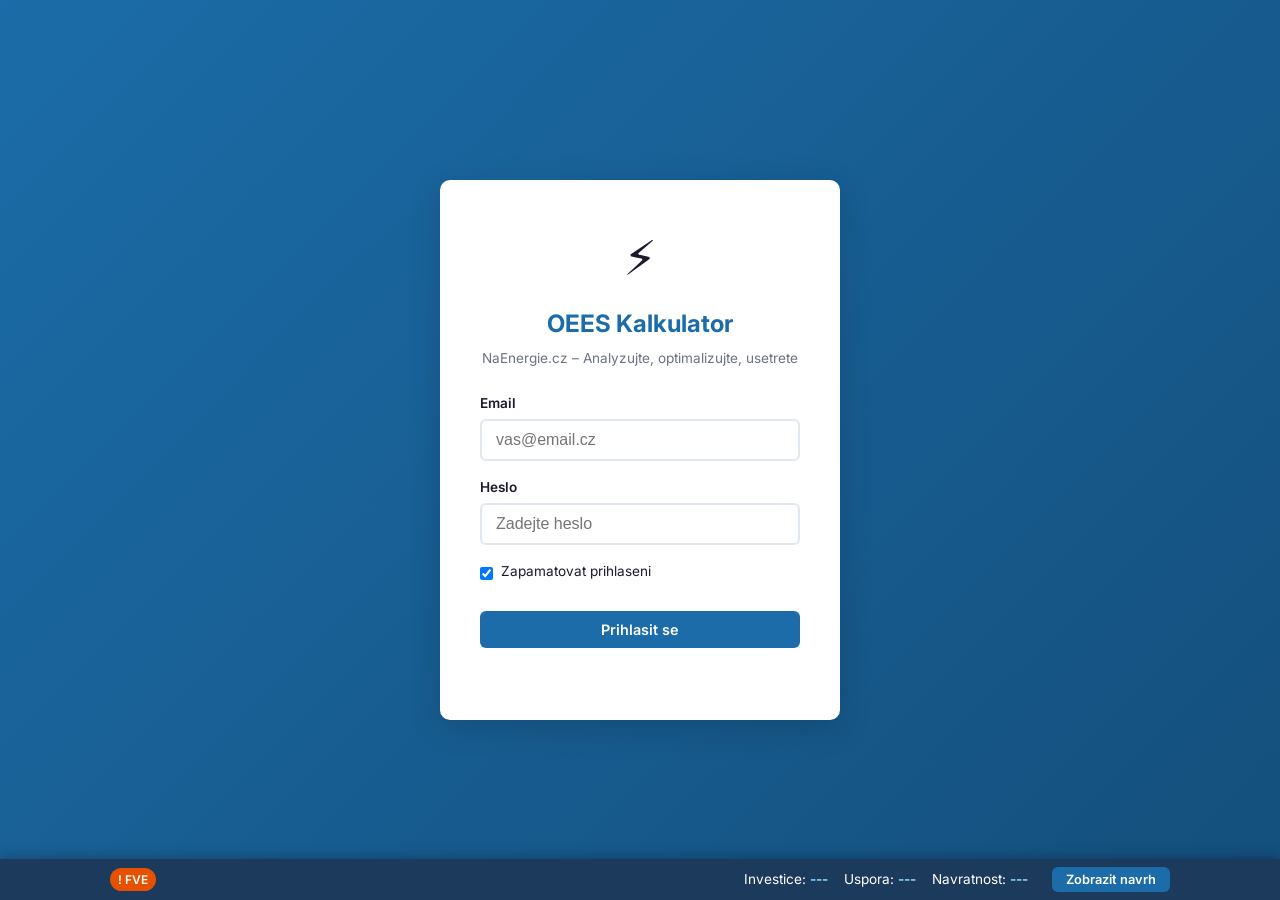
<file: index.html>
<!DOCTYPE html>
<html lang="cs">
<head>
  <meta charset="UTF-8">
  <meta name="viewport" content="width=device-width, initial-scale=1.0">
  <title>OEES – Kalkulator uspor energii | NaEnergie.cz</title>
  <link rel="preconnect" href="https://fonts.googleapis.com">
  <link href="https://fonts.googleapis.com/css2?family=Inter:wght@400;500;600;700&display=swap" rel="stylesheet">
  <link rel="stylesheet" href="css/styles.css">
</head>
<body>

<!-- LOGIN SCREEN -->
<div id="calc-login-screen" class="login-screen">
  <div class="login-box">
    <div class="login-logo">&#9889;</div>
    <h1>OEES Kalkulator</h1>
    <p>NaEnergie.cz &ndash; Analyzujte, optimalizujte, usetrete</p>
    <iframe name="calcLoginSink" style="display:none"></iframe>
    <form id="calcLoginForm" action="about:blank" target="calcLoginSink" method="post" onsubmit="calcLogin();return false;" autocomplete="on">
      <div class="login-field">
        <label>Email</label>
        <input type="email" id="calc-login-email" name="username" placeholder="vas@email.cz" autocomplete="username" onkeydown="if(event.key==='Enter') document.getElementById('calc-login-heslo').focus()">
      </div>
      <div class="login-field">
        <label>Heslo</label>
        <input type="password" id="calc-login-heslo" name="password" placeholder="Zadejte heslo" autocomplete="current-password" onkeydown="if(event.key==='Enter') calcLogin()">
      </div>
      <div class="login-field" style="flex-direction:row;align-items:center;gap:8px">
        <input type="checkbox" id="calc-login-zapamatovat" checked>
        <label for="calc-login-zapamatovat" style="font-weight:normal;font-size:0.85rem;cursor:pointer">Zapamatovat prihlaseni</label>
      </div>
      <button type="submit" class="btn btn-primary">Prihlasit se</button>
    </form>
    <div id="calc-login-error" class="login-error"></div>
  </div>
</div>

<div class="oees-wrap" id="calc-app" style="display:none">

  <!-- HEADER -->
  <div class="oees-header">
    <div style="display:flex;align-items:center;gap:16px">
      <div class="oees-logo">&#9889;</div>
      <div>
        <h1>Kalkulator uspor energii – OEES</h1>
        <p>NaEnergie.cz &nbsp;|&nbsp; Analyzujte, optimalizujte, usetrete</p>
      </div>
    </div>
    <div class="oees-header-right">
      <span id="calc-user-name" class="status-badge"></span>
      <button class="btn btn-sm btn-secondary" onclick="calcLogout()">Odhlasit</button>
    </div>
  </div>

  <!-- PROGRESS STEPS (dynamicky generovane z app.js) -->
  <div class="steps" id="steps-container"></div>

  <!-- ══════════════════════════════════════════════════════════════
       PANEL 1 – OBECNE INFORMACE, OBJEKT, KONTAKT
  ══════════════════════════════════════════════════════════════ -->
  <div class="module-panel active" id="panel-objekt">

    <!-- SEKCE: Načtení existujícího případu -->
    <div class="card" style="margin-bottom:16px;background:rgba(100,180,255,0.06);border:1px solid rgba(100,180,255,0.2)">
      <div class="card-title" style="font-size:0.9rem">&#128194; Načíst existující případ</div>
      <div style="display:flex;align-items:center;gap:12px;flex-wrap:wrap">
        <select id="case-select" style="min-width:280px">
          <option value="">-- Klikněte "Načíst seznam" --</option>
        </select>
        <button class="btn btn-secondary" onclick="nacistSeznamPripadu()" style="font-size:0.82rem">&#128260; Načíst seznam</button>
        <button class="btn btn-primary" onclick="nacistPripad()" style="font-size:0.82rem">&#128194; Otevřít případ</button>
        <span id="case-load-status" style="font-size:0.8rem;color:var(--text-muted)"></span>
      </div>
    </div>

    <!-- SEKCE: Obecne informace -->
    <div class="card">
      <div class="card-title"><span class="icon">&#128203;</span> Obecne informace</div>
      <div class="form-grid-2">
        <div class="field">
          <label>Kategorie <span class="required">*</span></label>
          <select id="o_kategorie" onchange="aktualizujKategorii()">
            <option value="firmy_bez_dph">Firmy (bez DPH)</option>
            <option value="bd_s_dph">BD (s DPH) - SBD, SVJ, fyzicka osoba</option>
            <option value="bd_bez_dph">BD (bez DPH) - pravnicka osoba</option>
            <option value="mesta_bez_dph">Mesta (bez DPH)</option>
          </select>
        </div>
        <div class="field">
          <label>ICO <span class="required">*</span></label>
          <input type="text" id="o_ico" placeholder="12345678" maxlength="8">
        </div>
        <div class="field">
          <label>Nazev subjektu <span class="required">*</span></label>
          <input type="text" id="o_nazev" placeholder="napr. ABC s.r.o.">
        </div>
        <div class="field">
          <label>Odpovedne osoby</label>
          <input type="text" id="o_odpovedne" placeholder="">
        </div>
      </div>
    </div>

    <!-- SEKCE: Adresa sidla -->
    <div class="card">
      <div class="card-title"><span class="icon">&#127968;</span> Adresa sidla subjektu</div>
      <div class="form-grid-3">
        <div class="field">
          <label>Ulice a cislo domu <span class="required">*</span></label>
          <input type="text" id="o_sidlo_ulice" placeholder="">
        </div>
        <div class="field">
          <label>Obec <span class="required">*</span></label>
          <input type="text" id="o_sidlo_obec" placeholder="">
        </div>
        <div class="field">
          <label>PSC <span class="required">*</span></label>
          <input type="text" id="o_sidlo_psc" placeholder="" maxlength="6">
        </div>
      </div>
      <div class="card-subtitle">Adresa mista realizace <small class="text-muted">(pokud se lisi od sidla)</small></div>
      <div class="form-grid-3">
        <div class="field">
          <label>Ulice a cislo domu</label>
          <input type="text" id="o_real_ulice" placeholder="">
        </div>
        <div class="field">
          <label>Obec</label>
          <input type="text" id="o_real_obec" placeholder="">
        </div>
        <div class="field">
          <label>PSC</label>
          <input type="text" id="o_real_psc" placeholder="" maxlength="6">
        </div>
      </div>
    </div>

    <!-- SEKCE: Kontakt -->
    <div class="card">
      <div class="card-title"><span class="icon">&#128100;</span> Kontaktni udaje</div>
      <div class="form-grid-2">
        <div class="field">
          <label>Hlavni kontaktni osoba</label>
          <input type="text" id="o_kontakt" placeholder="Jmeno Prijmeni">
        </div>
        <div class="field">
          <label>Ostatni kontaktni osoby</label>
          <input type="text" id="o_kontakt2" placeholder="">
        </div>
        <div class="field">
          <label>Email</label>
          <input type="email" id="o_email" placeholder="kontakt@firma.cz">
        </div>
        <div class="field">
          <label>Telefon</label>
          <input type="tel" id="o_telefon" placeholder="+420 777 123 456">
        </div>
      </div>
    </div>

    <!-- SEKCE: Informace o objektu -->
    <div class="card">
      <div class="card-title"><span class="icon">&#127981;</span> Informace o objektu</div>
      <div class="form-grid-2">
        <div class="field">
          <label>Typ objektu <span class="required">*</span></label>
          <select id="o_typ">
            <option value="rodinny_dum">Rodinny dum</option>
            <option value="vyrobni_hala">Vyrobni hala</option>
            <option value="kancelarska_budova">Kancelarska budova</option>
            <option value="bytovy_dum">Bytovy dum</option>
            <option value="skola">Skola</option>
            <option value="nemocnice">Nemocnice</option>
            <option value="obchodni_centrum">Obchodni centrum</option>
            <option value="sklad">Sklad</option>
            <option value="restaurace">Restaurace</option>
            <option value="hotel">Hotel</option>
            <option value="zimni_hala">Zimni a sportovni hala</option>
            <option value="letni_hala">Letni sportovni hala</option>
            <option value="kryty_bazen">Kryty bazen</option>
            <option value="letni_koupaliste">Letni verejne koupaliste</option>
            <option value="wellness">Velke wellness centrum</option>
          </select>
        </div>
        <div class="field">
          <label>Typ ohrevu pro vytapeni <span class="required">*</span></label>
          <select id="o_typ_ohrevu">
            <option value="teplarna">Teplarna</option>
            <option value="plyn_kotelna">Subjekt ma plynovou kotelnu</option>
            <option value="elektro_kotelna">Subjekt ma elektrickou kotelnu</option>
            <option value="plyn_byt">Kazdy byt ma svuj plynovy kotel</option>
            <option value="elektro_byt">Kazdy byt ma svuj elektricky kotel</option>
            <option value="tuha_paliva">Kotel na tuha paliva</option>
          </select>
        </div>
        <div class="field">
          <label>Pocet vchodu <span class="required">*</span></label>
          <input type="number" id="o_vchody" value="1" min="1">
        </div>
        <div class="field">
          <label>Pocet bytu / odberovych mist <span class="required">*</span></label>
          <input type="number" id="o_byty" value="1" min="1">
        </div>
        <div class="field">
          <label>Vyhrivana plocha <span class="unit">m2</span></label>
          <input type="number" id="o_plocha" placeholder="1500" min="1">
        </div>
        <div class="field">
          <label>Pocet pater</label>
          <input type="number" id="o_patra" min="1">
        </div>
        <div class="field">
          <label>Pocet obyvatel</label>
          <input type="number" id="o_obyvatel" min="0">
        </div>
        <div class="field">
          <label>Pocet navstevniku <span class="unit">osoby/den</span></label>
          <input type="number" id="o_navstevniku" min="0">
        </div>
      </div>

      <!-- Tepelne ztraty -->
      <div class="card-subtitle" style="margin-top:16px">Tepelne ztraty objektu</div>
      <div class="form-grid-3">
        <div class="field">
          <label>Velikost tepelne ztraty <span class="unit">kW</span></label>
          <input type="number" id="o_tepelna_ztrata" min="0" step="0.1">
        </div>
        <div class="field">
          <label>Druh izolace / zatepleni</label>
          <select id="o_izolace">
            <option value="">-- vyberte --</option>
            <option value="nizka">Nizka</option>
            <option value="stredni">Stredni</option>
            <option value="vysoka">Vysoka</option>
          </select>
        </div>
        <div class="field">
          <label>Delka domu (nejdelsi strana) <span class="unit">m</span></label>
          <input type="number" id="o_delka" min="0" step="0.1">
        </div>
      </div>
    </div>

    <!-- SEKCE: Vyber technologii (plovouci – presouva se na spodek aktivni zalozky) -->
    <div id="moduly-checkboxy" class="card" style="border:1px dashed var(--primary);background:rgba(100,180,255,0.04)">
      <div class="card-title"><span class="icon">&#9881;</span> Aktivni moduly / zalozky</div>
      <div style="display:flex;gap:12px;flex-wrap:wrap">
        <label class="checkbox-label"><input type="checkbox" id="m_elektrina" checked onchange="sestavAktivniKroky()"> &#9889; Elektrina & distribuce</label>
        <label class="checkbox-label"><input type="checkbox" id="m_fve" checked onchange="sestavAktivniKroky()"> &#9728;&#65039; FVE - fotovoltaika</label>
        <label class="checkbox-label"><input type="checkbox" id="m_baterie" onchange="sestavAktivniKroky()"> &#128267; Bateriove uloziste</label>
        <label class="checkbox-label"><input type="checkbox" id="m_ev" onchange="sestavAktivniKroky()"> &#128663; Nabijecka elektromobilu</label>
        <label class="checkbox-label"><input type="checkbox" id="m_plyn" onchange="sestavAktivniKroky()"> &#128293; Plyn (komodita)</label>
        <label class="checkbox-label"><input type="checkbox" id="m_voda" onchange="sestavAktivniKroky()"> &#128167; Voda</label>
        <label class="checkbox-label"><input type="checkbox" id="m_teplo" onchange="sestavAktivniKroky()"> &#128293; Tepelna bilance</label>
        <label class="checkbox-label"><input type="checkbox" id="m_tc" onchange="sestavAktivniKroky()"> &#10052;&#65039; Tepelne cerpadlo</label>
        <label class="checkbox-label"><input type="checkbox" id="m_kogenerace" onchange="sestavAktivniKroky()"> &#9889; Kogeneracni jednotka</label>
        <label class="checkbox-label"><input type="checkbox" id="m_plyn_kotel" onchange="sestavAktivniKroky()"> &#128293; Plynovy kotel</label>
        <label class="checkbox-label"><input type="checkbox" id="m_teplarna" onchange="sestavAktivniKroky()"> &#127981; Teplarna (CZT)</label>
        <label class="checkbox-label"><input type="checkbox" id="m_inteligentni" onchange="sestavAktivniKroky()"> &#129302; Inteligentni rizeni</label>
        <label class="checkbox-label"><input type="checkbox" id="m_distribuce_opt" onchange="sestavAktivniKroky()"> &#128200; Optimalizace distribuce</label>
      </div>
    </div>

    <!-- SEKCE: Doplnujici nastaveni -->
    <div class="card">
      <div class="card-title"><span class="icon">&#9881;</span> Doplnujici nastaveni</div>
      <div class="form-grid-2">
        <div class="field">
          <label>Bude pozadano o dotace <span class="required">*</span></label>
          <select id="o_dotace">
            <option value="ano">Ano</option>
            <option value="ne">Ne</option>
          </select>
        </div>
        <div class="field">
          <label>Zohledneni ceny pro zakaznika <span class="required">*</span></label>
          <select id="o_zohledneni_ceny">
            <option value="ano">Ano</option>
            <option value="ne">Ne</option>
          </select>
        </div>
        <div class="field">
          <label>VIP sleva <span class="unit">% (0-20)</span></label>
          <input type="number" id="o_vip_sleva" value="0" min="0" max="20" step="1">
        </div>
        <div class="field">
          <label>Zmena dodavatele elektricke energie</label>
          <select id="o_zmena_dodavatele">
            <option value="ne">Ne</option>
            <option value="ano">Ano</option>
          </select>
        </div>
        <div class="field" id="o_balicek_wrap" style="display:none">
          <label>Produktovy balicek pro bytove domy</label>
          <select id="o_balicek">
            <option value="">-- vyberte --</option>
            <option value="A">A</option>
            <option value="B">B</option>
            <option value="C">C</option>
          </select>
        </div>
        <div class="field">
          <label>Vykonova rovnovaha - bateriove uloziste</label>
          <select id="o_vykonova_rovnovaha">
            <option value="ne">Ne</option>
            <option value="ano">Ano</option>
          </select>
        </div>
      </div>
    </div>
  </div>

  <!-- ══════════════════════════════════════════════════════
       ELEKTRINA
  ══════════════════════════════════════════════════════ -->
  <div class="module-panel" id="panel-elektrina">
    <div id="modul_elektrina_container"></div>
  </div>

  <!-- ══════════════════════════════════════════════════════
       OPTIMALIZACE DISTRIBUCE
  ══════════════════════════════════════════════════════ -->
  <div class="module-panel" id="panel-distribuce">
    <div id="modul_distribuce_container"></div>
  </div>

  <!-- ══════════════════════════════════════════════════════
       VODA
  ══════════════════════════════════════════════════════ -->
  <div class="module-panel" id="panel-voda">
    <div id="modul_voda_container"></div>
  </div>

  <!-- ══════════════════════════════════════════════════════
       FVE
  ══════════════════════════════════════════════════════ -->
  <div class="module-panel" id="panel-fve">
    <div id="modul_fve_container"></div>
  </div>

  <!-- ══════════════════════════════════════════════════════
       PLYN / TEPLO
  ══════════════════════════════════════════════════════ -->
  <div class="module-panel" id="panel-plyn">
    <div id="modul_plyn_container"></div>
  </div>

  <!-- ══════════════════════════════════════════════════════
       TEPELNA BILANCE
  ══════════════════════════════════════════════════════ -->
  <div class="module-panel" id="panel-teplo">
    <div id="modul_teplo_container"></div>
  </div>

  <!-- ══════════════════════════════════════════════════════
       TEPELNE CERPADLO
  ══════════════════════════════════════════════════════ -->
  <div class="module-panel" id="panel-tc">
    <div id="modul_tc_container"></div>
  </div>

  <!-- ══════════════════════════════════════════════════════
       KOGENERACNI JEDNOTKA
  ══════════════════════════════════════════════════════ -->
  <div class="module-panel" id="panel-kogenerace">
    <div id="modul_kogenerace_container"></div>
  </div>

  <!-- ══════════════════════════════════════════════════════
       PLYNOVY KOTEL (tepelny zdroj)
  ══════════════════════════════════════════════════════ -->
  <div class="module-panel" id="panel-kotel">
    <div id="modul_kotel_container"></div>
  </div>

  <!-- ══════════════════════════════════════════════════════
       TEPLARNA (CZT)
  ══════════════════════════════════════════════════════ -->
  <div class="module-panel" id="panel-teplarna">
    <div id="modul_teplarna_container"></div>
  </div>

  <!-- ══════════════════════════════════════════════════════
       BATERIOVE ULOZISTE
  ══════════════════════════════════════════════════════ -->
  <div class="module-panel" id="panel-baterie">
    <div id="modul_baterie_container"></div>
  </div>

  <!-- ══════════════════════════════════════════════════════
       EV NABIJECKI
  ══════════════════════════════════════════════════════ -->
  <div class="module-panel" id="panel-ev">
    <div id="modul_ev_container"></div>
  </div>

  <!-- ══════════════════════════════════════════════════════
       INTELIGENTNI RIZENI
  ══════════════════════════════════════════════════════ -->
  <div class="module-panel" id="panel-inteligentni">
    <div id="modul_inteligentni_container"></div>
  </div>

  <!-- ══════════════════════════════════════════════════════
       DOTACE
  ══════════════════════════════════════════════════════ -->
  <div class="module-panel" id="panel-dotace">
    <div id="modul_dotace_container"></div>
  </div>

  <!-- ══════════════════════════════════════════════════════
       FINANCOVANI
  ══════════════════════════════════════════════════════ -->
  <div class="module-panel" id="panel-financovani">
    <div id="modul_financovani_container"></div>
  </div>

  <!-- ══════════════════════════════════════════════════════
       POZNAMKY, OBSAH PRODUKTU, KONTAKT EP
  ══════════════════════════════════════════════════════ -->
  <div class="module-panel" id="panel-poznamky">
    <div id="modul_poznamky_container"></div>
  </div>

  <!-- ══════════════════════════════════════════════════════
       PŘÍLOHY KE STUDIÍM
  ══════════════════════════════════════════════════════ -->
  <div class="module-panel" id="panel-prilohy">
    <div id="modul_prilohy_container"></div>
  </div>

  <!-- ══════════════════════════════════════════════════════
       UPŘESNĚNÍ FINÁLNÍ STUDIE
  ══════════════════════════════════════════════════════ -->
  <div class="module-panel" id="panel-upresneni">
    <div id="modul_upresneni_container"></div>
  </div>

  <!-- ══════════════════════════════════════════════════════
       DASHBOARD
  ══════════════════════════════════════════════════════ -->
  <div class="module-panel" id="panel-dashboard">
    <div id="modul_dashboard_container"></div>
  </div>

  <!-- ══════════════════════════════════════════════════════
       SOUHRN VYSLEDKU
  ══════════════════════════════════════════════════════ -->
  <div class="module-panel" id="panel-vysledky">
    <div class="card">
      <div class="card-title">
        <span class="icon">&#128202;</span> Souhrn analýzy – <span id="souhrn_nazev">váš objekt</span>
      </div>
      <div id="souhrn_obsah">
        <p class="text-muted">Dokončete předchozí kroky pro zobrazení souhrnných výsledků.</p>
      </div>
      <div class="btn-row" style="margin-top:24px;flex-wrap:wrap;gap:8px">
        <button class="btn btn-primary" onclick="ulozCase()">💾 Uložit případ</button>
        <button class="btn btn-primary" onclick="generujStudii()" title="Vygeneruje předběžnou studii jako HTML dokument (Ctrl+P pro PDF)">📄 Předběžná studie</button>
        <button class="btn btn-secondary" onclick="otevritUpresneniStudie()" title="Přejde na záložku Upřesnění pro doplnění hodnot před finální studií">📋 Upřesnění studie</button>
        <button class="btn btn-secondary" onclick="generujFinalniStudii()" title="Vygeneruje finální studii se všemi přílohami">📖 Finální studie</button>
        <button class="btn btn-secondary" onclick="resetFormStav()">🔄 Nový případ</button>
      </div>
    </div>
  </div>

</div><!-- /oees-wrap -->

<!-- ══════════════════════════════════════════════════════
     STICKY SOUHRNNA LISTA
══════════════════════════════════════════════════════ -->
<div id="sticky-souhrn" class="sticky-souhrn">
  <div class="sticky-souhrn-inner">
    <div id="sticky-moduly" class="sticky-moduly"></div>
    <div class="sticky-cisla">
      <span class="sticky-item">Investice: <strong id="sticky-investice">---</strong></span>
      <span class="sticky-item">Uspora: <strong id="sticky-uspora">---</strong></span>
      <span class="sticky-item">Navratnost: <strong id="sticky-navratnost">---</strong></span>
    </div>
    <div class="sticky-akce">
      <button class="btn btn-sm btn-primary" onclick="zobrazNavrh()">Zobrazit navrh</button>
    </div>
  </div>
</div>

<!-- ══════════════════════════════════════════════════════
     SKRIPTY
══════════════════════════════════════════════════════ -->
<script src="js/data/tarify.js?v=20260408c"></script>
<script src="js/modules/elektrina.js?v=2"></script>
<script src="js/modules/distribuce.js?v=20260408c"></script>
<script src="js/modules/voda.js?v=2"></script>
<script src="js/modules/fve.js?v=2"></script>
<script src="js/modules/plyn.js?v=2"></script>
<script src="js/modules/teplo.js?v=1"></script>
<script src="js/modules/tc.js?v=2"></script>
<script src="js/admin/svr-zb.js?v=1"></script>
<script src="js/modules/kogenerace.js?v=3"></script>
<script src="js/modules/kotel.js?v=2"></script>
<script src="js/modules/teplarna.js?v=1"></script>
<script src="js/modules/baterie.js?v=2"></script>
<script src="js/modules/ev.js?v=2"></script>
<script src="js/modules/inteligentni.js?v=2"></script>
<script src="js/modules/dotace.js?v=2"></script>
<script src="js/modules/financovani.js?v=2"></script>
<script src="js/modules/poznamky.js?v=2"></script>
<script src="js/modules/prilohy.js?v=1"></script>
<script src="js/modules/upresneni.js?v=1"></script>
<script src="js/modules/dashboard.js?v=1"></script>
<script src="js/modules/studie.js?v=1"></script>
<script src="js/app.js?v=20260427a"></script>

</body>
</html>
</file>
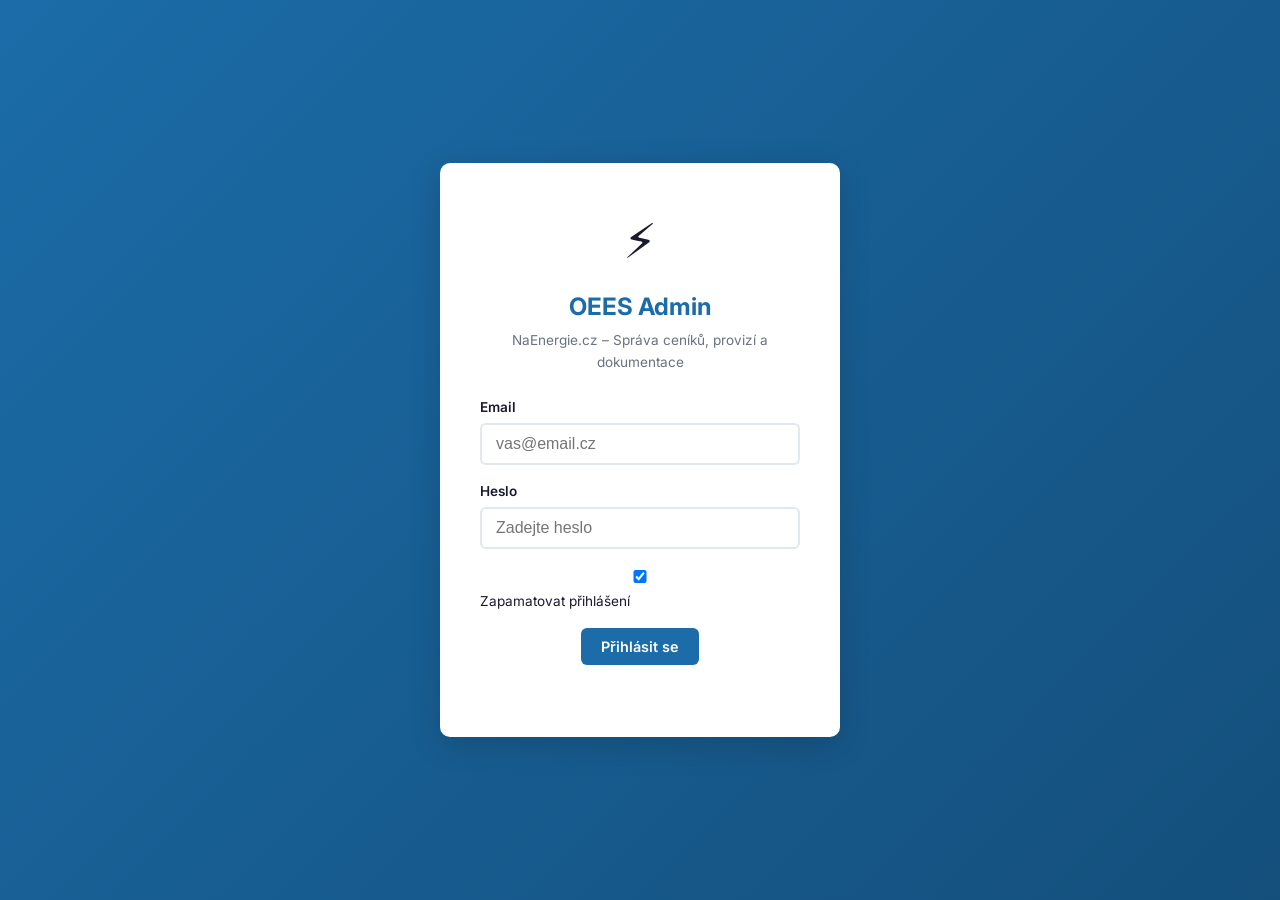
<file: admin.html>
<!DOCTYPE html>
<html lang="cs">
<head>
  <meta charset="UTF-8">
  <meta name="viewport" content="width=device-width, initial-scale=1.0">
  <title>OEES Admin – NaEnergie.cz</title>
  <link rel="preconnect" href="https://fonts.googleapis.com">
  <link href="https://fonts.googleapis.com/css2?family=Inter:wght@400;500;600;700&display=swap" rel="stylesheet">
  <link rel="stylesheet" href="css/admin.css">
</head>
<body>

<!-- LOGIN SCREEN -->
<div id="login-screen" class="login-screen">
  <div class="login-box">
    <div class="login-logo">&#9889;</div>
    <h1>OEES Admin</h1>
    <p>NaEnergie.cz – Správa ceníků, provizí a dokumentace</p>
    <iframe name="adminLoginSink" style="display:none"></iframe>
    <form id="adminLoginForm" action="about:blank" target="adminLoginSink" method="post" onsubmit="adminLogin();return false;" autocomplete="on">
      <div class="login-field">
        <label>Email</label>
        <input type="email" id="login-email" name="username" placeholder="vas@email.cz" autocomplete="username" onkeydown="if(event.key==='Enter') document.getElementById('login-heslo').focus()">
      </div>
      <div class="login-field">
        <label>Heslo</label>
        <input type="password" id="login-heslo" name="password" placeholder="Zadejte heslo" autocomplete="current-password" onkeydown="if(event.key==='Enter') adminLogin()">
      </div>
      <div class="login-field" style="flex-direction:row;align-items:center;gap:8px">
        <input type="checkbox" id="login-zapamatovat" checked>
        <label for="login-zapamatovat" style="font-weight:normal;font-size:0.85rem;cursor:pointer">Zapamatovat přihlášení</label>
      </div>
      <button type="submit" class="btn btn-primary">Přihlásit se</button>
    </form>
    <div id="login-error" class="login-error"></div>
  </div>
</div>

<!-- ADMIN PANEL -->
<div id="admin-panel" class="admin-panel" style="display:none">

  <!-- HEADER -->
  <div class="admin-header">
    <div class="admin-header-left">
      <span class="admin-logo">&#9889;</span>
      <div>
        <h1>OEES Admin Panel</h1>
        <p>NaEnergie.cz – Správa konfigurace</p>
      </div>
    </div>
    <div class="admin-header-right">
      <span id="admin-status" class="status-badge">Online</span>
      <button class="btn btn-sm btn-secondary" onclick="adminLogout()">Odhlásit</button>
    </div>
  </div>

  <!-- TABS -->
  <div class="admin-tabs">
    <button class="tab active" data-tab="ceniky" onclick="switchTab('ceniky')">Ceníky</button>
    <button class="tab" data-tab="rozpocty" onclick="switchTab('rozpocty')">Rozpočty</button>
    <button class="tab" data-tab="pd" onclick="switchTab('pd')">Projektová dok.</button>
    <button class="tab" data-tab="naklady" onclick="switchTab('naklady')">Náklady</button>
    <button class="tab" data-tab="provize" onclick="switchTab('provize')">Provize &amp; Body</button>
    <button class="tab" data-tab="dodavatele" onclick="switchTab('dodavatele')">Dodavatelé</button>
    <button class="tab" data-tab="poradci" onclick="switchTab('poradci')">Poradci</button>
    <button class="tab" data-tab="nastaveni" onclick="switchTab('nastaveni')">Nastavení</button>
  </div>

  <!-- TAB CONTENT -->
  <div class="admin-content">

    <!-- CENIKY -->
    <div class="tab-panel active" id="tab-ceniky">
      <div class="panel-header">
        <h2>Ceníky technologií</h2>
        <div class="panel-actions">
          <select id="ceniky-tech-filter" onchange="cenikFilterChanged()">
            <option value="">Všechny technologie</option>
            <option value="fve">FVE</option>
            <option value="tc">Tepelné čerpadlo</option>
            <option value="baterie">Baterie</option>
            <option value="ev">Nabíječka elektromobilů</option>
            <option value="kogenerace">Kogenerace</option>
            <option value="kotel">Plynový kotel</option>
            <option value="inteligentni">Inteligentní řízení</option>
            <option value="voda">Voda</option>
            <option value="distribuce">Optimalizace + Sloučení</option>
            <option value="dokumentace">Projektová dokumentace</option>
          </select>
          <button class="btn btn-primary btn-sm" onclick="cenikPridatRadek()">+ Přidat položku</button>
          <button class="btn btn-secondary btn-sm" onclick="cenikNacistVychozi()">Načíst výchozí ceník</button>
        </div>
      </div>
      <div id="ceniky-table-wrap" class="table-wrap">
        <table class="admin-table" id="ceniky-table">
          <thead>
            <tr>
              <th>Technologie</th>
              <th>Název položky</th>
              <th>MJ</th>
              <th title="Výběr z číselníku dodavatelů nebo zadejte nového">Dodavatel</th>
              <th class="num">Cena nákup</th>
              <th class="num">Marže %</th>
              <th class="num">Cena prodej</th>
              <th>Poznámka</th>
              <th>Platnost od</th>
              <th class="actions">Akce</th>
            </tr>
          </thead>
          <tbody id="ceniky-tbody"></tbody>
        </table>
      </div>
      <div class="panel-footer">
        <button class="btn btn-primary" onclick="cenikUlozit()">Uložit změny</button>
        <span id="ceniky-status" class="save-status"></span>
      </div>
    </div>

    <!-- ROZPOCTY -->
    <div class="tab-panel" id="tab-rozpocty">
      <div class="panel-header">
        <h2>Šablony rozpočtů</h2>
        <div class="panel-actions">
          <select id="rozpocty-tech-filter" onchange="rozpocetFilterChanged()">
            <option value="">Všechny technologie</option>
            <option value="fve">FVE</option>
            <option value="tc">Tepelné čerpadlo</option>
            <option value="baterie">Baterie</option>
            <option value="ev">Nabíječka elektromobilů</option>
            <option value="kogenerace">Kogenerace</option>
            <option value="kotel">Plynový kotel</option>
            <option value="inteligentni">Inteligentní řízení</option>
            <option value="voda">Voda</option>
            <option value="distribuce">Optimalizace + Sloučení</option>
            <option value="dokumentace">Projektová dokumentace</option>
          </select>
          <select id="rozpocty-typ-filter" onchange="rozpocetFilterChanged()">
            <option value="">Všechny typy</option>
            <option value="celkovy">Celkový rozpočet</option>
            <option value="dilci">Dílčí rozpočty</option>
          </select>
          <button class="btn btn-primary btn-sm" onclick="rozpocetPridatRadek()">+ Přidat položku</button>
          <button class="btn btn-secondary btn-sm" onclick="rozpocetNacistVychozi()">Načíst výchozí šablonu</button>
        </div>
      </div>

      <!-- Celkovy rozpocet -->
      <div class="card" id="rozpocty-celkovy-card">
        <div class="card-title">Celkový položkový rozpočet (souhrn po technologiích)</div>
        <div class="table-wrap">
          <table class="admin-table" id="rozpocty-celkovy-table">
            <thead>
              <tr>
                <th style="width:50px">Pořadí</th>
                <th>Technologie</th>
                <th>Název položky</th>
                <th>Cenový vzorec</th>
                <th>Poznámka</th>
                <th class="actions">Akce</th>
              </tr>
            </thead>
            <tbody id="rozpocty-celkovy-tbody"></tbody>
          </table>
        </div>
      </div>

      <!-- Dilci rozpocty -->
      <div class="card" id="rozpocty-dilci-card" style="margin-top:20px">
        <div class="card-title">Dílčí položkové rozpočty (detail po technologiích)</div>
        <div class="table-wrap">
          <table class="admin-table" id="rozpocty-dilci-table">
            <thead>
              <tr>
                <th style="width:50px">Pořadí</th>
                <th>Technologie</th>
                <th>Název položky</th>
                <th>MJ</th>
                <th class="num" style="width:70px">Podíl %</th>
                <th>Vzorec množství</th>
                <th>Ref. ceník</th>
                <th>Poznámka</th>
                <th class="actions">Akce</th>
              </tr>
            </thead>
            <tbody id="rozpocty-dilci-tbody"></tbody>
          </table>
        </div>
      </div>

      <div class="panel-footer">
        <button class="btn btn-primary" onclick="rozpocetUlozit()">Uložit změny</button>
        <span id="rozpocty-status" class="save-status"></span>
      </div>
    </div>

    <!-- PROJEKTOVA DOKUMENTACE -->
    <div class="tab-panel" id="tab-pd">
      <div class="panel-header">
        <h2>Projektová dokumentace</h2>
        <div class="panel-actions">
          <select id="pd-tech-filter" onchange="pdFilterChanged()">
            <option value="">Všechny technologie</option>
            <option value="fve">FVE</option>
            <option value="tc">Tepelné čerpadlo</option>
            <option value="baterie">Baterie</option>
            <option value="ev">Nabíječka elektromobilů</option>
            <option value="kogenerace">Kogenerace</option>
            <option value="kotel">Plynový kotel</option>
            <option value="inteligentni">Inteligentní řízení</option>
            <option value="voda">Voda</option>
          </select>
          <button class="btn btn-primary btn-sm" onclick="pdPridatRadek()">+ Přidat položku</button>
        </div>
      </div>
      <div class="table-wrap">
        <table class="admin-table" id="pd-table">
          <thead>
            <tr>
              <th>Technologie</th>
              <th>Název položky</th>
              <th>Popis</th>
              <th class="num" title="Cena pro bytové domy (SBD, SVJ, fyzická osoba)">Cena Bytové domy</th>
              <th class="num" title="Cena pro firmy (právnická osoba bez DPH)">Cena Firmy</th>
              <th class="num" title="Cena pro města a obce (bez DPH)">Cena Města a obce</th>
              <th>V základu</th>
              <th class="actions">Akce</th>
            </tr>
          </thead>
          <tbody id="pd-tbody"></tbody>
        </table>
      </div>
      <div class="panel-footer">
        <button class="btn btn-primary" onclick="pdUlozit()">Uložit změny</button>
        <span id="pd-status" class="save-status"></span>
      </div>
    </div>

    <!-- NAKLADY -->
    <div class="tab-panel" id="tab-naklady">
      <div class="panel-header">
        <h2>Nákupní ceny od dodavatelů</h2>
        <div class="panel-actions">
          <select id="naklady-tech-filter" onchange="nakladyFilterChanged()">
            <option value="">Všechny technologie</option>
            <option value="fve">FVE</option>
            <option value="tc">Tepelné čerpadlo</option>
            <option value="baterie">Baterie</option>
            <option value="ev">Nabíječka elektromobilů</option>
            <option value="kogenerace">Kogenerace</option>
            <option value="kotel">Plynový kotel</option>
            <option value="inteligentni">Inteligentní řízení</option>
            <option value="voda">Voda</option>
          </select>
          <button class="btn btn-primary btn-sm" onclick="nakladyPridatRadek()">+ Přidat položku</button>
        </div>
      </div>
      <div class="table-wrap">
        <table class="admin-table" id="naklady-table">
          <thead>
            <tr>
              <th>Dodavatel</th>
              <th>Technologie</th>
              <th>Název položky</th>
              <th class="num">Cena nákup</th>
              <th>Datum</th>
              <th>Poznámka</th>
              <th class="actions">Akce</th>
            </tr>
          </thead>
          <tbody id="naklady-tbody"></tbody>
        </table>
      </div>
      <div class="panel-footer">
        <button class="btn btn-primary" onclick="nakladyUlozit()">Uložit změny</button>
        <span id="naklady-status" class="save-status"></span>
      </div>
    </div>

    <!-- PROVIZE & BODY -->
    <div class="tab-panel" id="tab-provize">
      <div class="panel-header">
        <h2>Provizní systém &amp; Bodové hodnoty</h2>
      </div>

      <!-- Skalovaci tabulka -->
      <div class="card">
        <div class="card-title">Škálovací model marže</div>
        <p class="text-muted" style="margin-bottom:12px">Fixní složka: prvních 1 mil Kč vždy 20% marže = 200 000 Kč. Variabilní část dle tabulky níže.</p>
        <table class="admin-table" id="provize-scaling-table">
          <thead>
            <tr>
              <th>Cenové pásmo</th>
              <th class="num">Dolní hranice (Kč)</th>
              <th class="num">Horní hranice (Kč)</th>
              <th class="num">Dolní marže (%)</th>
              <th class="num">Horní marže (%)</th>
            </tr>
          </thead>
          <tbody id="provize-scaling-tbody"></tbody>
        </table>
        <div style="margin-top:12px">
          <button class="btn btn-sm btn-secondary" onclick="provizeTestCalc()">Testovací výpočet</button>
          <span style="margin-left:12px">Cena zakázky: <input type="number" id="provize-test-cena" value="2000000" style="width:140px"> Kč</span>
          <div id="provize-test-result" class="test-result" style="margin-top:8px"></div>
        </div>
      </div>

      <!-- Rozdeleni ES/OE -->
      <div class="card">
        <div class="card-title">Rozdělení marže ES / OE</div>
        <div class="form-grid-3">
          <div class="field">
            <label>Podíl ES (Energetický specialista)</label>
            <input type="number" id="provize-es-podil" value="50" min="0" max="100" step="1"> <span class="unit">%</span>
          </div>
          <div class="field">
            <label>Podíl OE (Obchodní expert)</label>
            <input type="number" id="provize-oe-podil" value="50" min="0" max="100" step="1"> <span class="unit">%</span>
          </div>
          <div class="field">
            <label>Dělič pro body</label>
            <input type="number" id="provize-bod-delic" value="222.22" step="0.01"> <span class="unit">Kč/bod</span>
          </div>
        </div>
      </div>

      <!-- Voda marze -->
      <div class="card">
        <div class="card-title">Voda – speciální marže</div>
        <div class="field" style="max-width:200px">
          <label>Fixní marže voda</label>
          <input type="number" id="provize-voda-marze" value="20" min="0" max="100" step="1"> <span class="unit">%</span>
        </div>
      </div>

      <!-- Etapy -->
      <div class="card">
        <div class="card-title">Etapy provizí</div>
        <table class="admin-table" id="provize-etapy-table">
          <thead>
            <tr>
              <th class="num">Podíl (%)</th>
              <th>Činnost</th>
              <th class="num">Za obchod (%)</th>
              <th class="num">Za odbornost (%)</th>
            </tr>
          </thead>
          <tbody id="provize-etapy-tbody"></tbody>
        </table>
      </div>

      <div class="panel-footer">
        <button class="btn btn-primary" onclick="provizeUlozit()">Uložit změny</button>
        <span id="provize-status" class="save-status"></span>
      </div>
    </div>

    <!-- DODAVATELE -->
    <div class="tab-panel" id="tab-dodavatele">
      <div class="panel-header">
        <h2>Číselník dodavatelů</h2>
        <div class="panel-actions">
          <button class="btn btn-primary btn-sm" onclick="dodavatelePridatRadek()">+ Přidat dodavatele</button>
        </div>
      </div>
      <div class="table-wrap">
        <table class="admin-table" id="dodavatele-table">
          <thead>
            <tr>
              <th>Název dodavatele</th>
              <th>IČO</th>
              <th title="Kontaktní osoba u dodavatele">Kontaktní osoba</th>
              <th>Telefon</th>
              <th>Email</th>
              <th title="Které technologie dodavatel dodává – lze vybrat více">Technologie</th>
              <th>Poznámka</th>
              <th title="Aktivní = zobrazuje se ve výběrech. Neaktivní = skrytý.">Aktivní</th>
              <th class="actions">Akce</th>
            </tr>
          </thead>
          <tbody id="dodavatele-tbody"></tbody>
        </table>
      </div>
      <div class="panel-footer">
        <button class="btn btn-primary" onclick="dodavateleUlozit()">Uložit změny</button>
        <span id="dodavatele-status" class="save-status"></span>
      </div>
    </div>

    <!-- PORADCI -->
    <div class="tab-panel" id="tab-poradci">
      <div class="panel-header">
        <h2>Správa poradců</h2>
        <div class="panel-actions">
          <button class="btn btn-primary btn-sm" onclick="poradciPridatRadek()">+ Přidat poradce</button>
        </div>
      </div>
      <div class="table-wrap">
        <table class="admin-table" id="poradci-table">
          <thead>
            <tr>
              <th>ID</th>
              <th>Jméno</th>
              <th>Telefon</th>
              <th>Email</th>
              <th>Role</th>
              <th>Aktivní</th>
              <th class="actions">Akce</th>
            </tr>
          </thead>
          <tbody id="poradci-tbody"></tbody>
        </table>
      </div>
      <div class="panel-footer">
        <button class="btn btn-primary" onclick="poradciUlozit()">Uložit změny</button>
        <span id="poradci-status" class="save-status"></span>
      </div>
    </div>

    <!-- SVR & ZELENY BONUS -->
    <div class="tab-panel" id="tab-svr_zb">
      <div class="panel-header">
        <h2>SVR & Zeleny bonus</h2>
      </div>
      <div id="svr-zb-admin-container"></div>
    </div>

    <!-- NASTAVENI -->
    <div class="tab-panel" id="tab-nastaveni">
      <div class="panel-header">
        <h2>Nastavení</h2>
      </div>

      <!-- CISELNIK TECHNOLOGII -->
      <div class="card">
        <div class="card-title">Číselník technologií</div>
        <p class="text-muted" style="margin-bottom:12px">Technologie používané v celém systému. Při přidání nové technologie se automaticky vytvoří řádek v celkovém rozpočtu.</p>
        <div class="table-wrap">
          <table class="admin-table" id="nastaveni-tech-table">
            <thead>
              <tr>
                <th style="width:40px">#</th>
                <th style="width:120px" title="Interní klíč bez diakritiky, např. fve, tc, baterie">Klíč</th>
                <th title="Zobrazovaný název technologie">Název technologie</th>
                <th style="width:150px" title="Vzorec pro napojení na cenu z kalkulátoru, např. {{FVECena}}">Cenový vzorec</th>
                <th title="Jak se technologie zobrazí v celkovém položkovém rozpočtu">Název v rozpočtu</th>
                <th class="actions">Akce</th>
              </tr>
            </thead>
            <tbody id="nastaveni-tech-tbody"></tbody>
          </table>
        </div>
        <div style="margin-top:12px;display:flex;gap:12px;align-items:center">
          <button class="btn btn-primary btn-sm" onclick="technologiePridat()">+ Přidat technologii</button>
          <button class="btn btn-primary" onclick="technologieUlozit()">Uložit technologie</button>
          <span id="nastaveni-tech-status" class="save-status"></span>
        </div>
      </div>

      <!-- PRISTUPOVA PRAVA -->
      <div class="card">
        <div class="card-title">Uživatelé s přístupem do administrace</div>
        <p class="text-muted" style="margin-bottom:12px">Každý uživatel se přihlašuje svým emailem a heslem. U každé záložky lze nastavit úroveň přístupu samostatně.</p>
        <div class="table-wrap">
          <table class="admin-table" id="nastaveni-uzivatele-table">
            <thead>
              <tr>
                <th>Jméno</th>
                <th>Email</th>
                <th>Heslo</th>
                <th title="Aktivní = uživatel se může přihlásit. Neaktivní = přístup zablokován.">Aktivní</th>
                <th title="Admin = plné úpravy. Editor = může měnit data. Prohlížeč = pouze čtení. Ne = záložka skrytá.">Ceníky</th>
                <th title="Admin = plné úpravy. Editor = může měnit data. Prohlížeč = pouze čtení. Ne = záložka skrytá.">Rozpočty</th>
                <th title="Admin = plné úpravy. Editor = může měnit data. Prohlížeč = pouze čtení. Ne = záložka skrytá.">Projektová dokumentace</th>
                <th title="Admin = plné úpravy. Editor = může měnit data. Prohlížeč = pouze čtení. Ne = záložka skrytá.">Náklady</th>
                <th title="Admin = plné úpravy. Editor = může měnit data. Prohlížeč = pouze čtení. Ne = záložka skrytá.">Provize a Body</th>
                <th title="Admin = plné úpravy. Editor = může měnit data. Prohlížeč = pouze čtení. Ne = záložka skrytá.">Dodavatelé</th>
                <th title="Admin = plné úpravy. Editor = může měnit data. Prohlížeč = pouze čtení. Ne = záložka skrytá.">Poradci</th>
                <th title="Admin = plné úpravy. Editor = může měnit data. Prohlížeč = pouze čtení. Ne = záložka skrytá.">Nastavení</th>
                <th class="actions">Akce</th>
              </tr>
            </thead>
            <tbody id="nastaveni-uzivatele-tbody"></tbody>
          </table>
        </div>
        <div style="margin-top:12px">
          <button class="btn btn-primary btn-sm" onclick="nastaveniPridatUzivatele()">+ Přidat uživatele</button>
        </div>
      </div>

      <div class="card">
        <div class="card-title">Přihlášený uživatel</div>
        <p id="nastaveni-aktualni-uzivatel" class="text-muted">--</p>
        <button class="btn btn-sm btn-secondary" style="margin-top:8px" onclick="adminLogout()">Odhlásit se</button>
      </div>

      <div class="panel-footer">
        <button class="btn btn-primary" onclick="nastaveniUlozit()">Uložit změny přístupu</button>
        <span id="nastaveni-status" class="save-status"></span>
      </div>
    </div>

  </div><!-- /admin-content -->

</div><!-- /admin-panel -->

<!-- SKRIPTY -->
<script src="js/admin/admin-app.js"></script>
<script src="js/admin/ceniky.js"></script>
<script src="js/admin/rozpocty.js"></script>
<script src="js/admin/pd.js"></script>
<script src="js/admin/naklady.js"></script>
<script src="js/admin/provize.js"></script>
<script src="js/admin/poradci.js"></script>
<script src="js/admin/dodavatele.js"></script>
<script src="js/admin/svr-zb.js?v=1"></script>

</body>
</html>
</file>
<file: css/styles.css>
/* ================================================================
   OEES – Energy Calculator Styles
   NaEnergie.cz / OE
   ================================================================ */

:root {
  --primary:       #1B6CA8;
  --primary-dark:  #144f7c;
  --primary-light: #e8f2fa;
  --success:       #27ae60;
  --warning:       #f39c12;
  --danger:        #e74c3c;
  --text:          #1a1a2e;
  --text-muted:    #6b7280;
  --border:        #e2e8f0;
  --bg:            #f8fafc;
  --white:         #ffffff;
  --shadow:        0 2px 12px rgba(0,0,0,0.08);
  --radius:        10px;
  --radius-sm:     6px;
  --font:          'Inter', 'Segoe UI', system-ui, sans-serif;
}

* { box-sizing: border-box; margin: 0; padding: 0; }

body {
  font-family: var(--font);
  background: var(--bg);
  color: var(--text);
  line-height: 1.6;
  min-height: 100vh;
}

/* ── Login ── */
.login-screen {
  display: flex;
  align-items: center;
  justify-content: center;
  min-height: 100vh;
  background: linear-gradient(135deg, var(--primary) 0%, var(--primary-dark) 100%);
}
.login-box {
  background: var(--white);
  padding: 40px;
  border-radius: var(--radius);
  box-shadow: 0 8px 32px rgba(0,0,0,0.15);
  text-align: center;
  width: 100%;
  max-width: 400px;
}
.login-logo { font-size: 3rem; margin-bottom: 8px; }
.login-box h1 { font-size: 1.5rem; margin-bottom: 4px; color: var(--primary); }
.login-box p { font-size: 0.85rem; color: var(--text-muted); margin-bottom: 24px; }
.login-field { text-align: left; margin-bottom: 16px; display: flex; flex-direction: column; }
.login-field label { display: block; font-weight: 600; font-size: 0.85rem; margin-bottom: 4px; }
.login-field input[type="email"],
.login-field input[type="password"] {
  width: 100%;
  padding: 10px 14px;
  border: 2px solid var(--border);
  border-radius: var(--radius-sm);
  font-size: 1rem;
  outline: none;
  transition: border-color 0.2s;
}
.login-field input[type="email"]:focus,
.login-field input[type="password"]:focus { border-color: var(--primary); }
.login-error { color: var(--danger); font-size: 0.85rem; margin-top: 12px; min-height: 20px; }
.login-box .btn { width: 100%; justify-content: center; margin-top: 8px; }

/* ── Layout ── */
.oees-wrap {
  max-width: 980px;
  margin: 0 auto;
  padding: 24px 16px 80px;
}

/* ── Header ── */
.oees-header {
  background: var(--primary);
  color: white;
  padding: 20px 28px;
  border-radius: var(--radius);
  margin-bottom: 28px;
  display: flex;
  align-items: center;
  gap: 16px;
}
.oees-header { justify-content: space-between; }
.oees-header h1 { font-size: 1.4rem; font-weight: 700; }
.oees-header p  { font-size: 0.85rem; opacity: 0.85; margin-top: 2px; }
.oees-logo { font-size: 2rem; }
.oees-header-right { display: flex; align-items: center; gap: 12px; }
.status-badge { font-size: 0.85rem; opacity: 0.9; }
.btn-sm { padding: 6px 14px; font-size: 0.8rem; }
.btn-secondary { background: rgba(255,255,255,0.2); color: white; }
.btn-secondary:hover { background: rgba(255,255,255,0.3); }

/* ── Progress Steps ── */
.steps {
  display: flex;
  gap: 8px;
  margin-bottom: 28px;
  flex-wrap: wrap;
}
.step {
  flex: 1;
  min-width: 120px;
  padding: 10px 14px;
  background: var(--white);
  border: 2px solid var(--border);
  border-radius: var(--radius-sm);
  font-size: 0.8rem;
  color: var(--text-muted);
  text-align: center;
  cursor: pointer;
  transition: all 0.2s;
}
.step.active {
  border-color: var(--primary);
  background: var(--primary-light);
  color: var(--primary);
  font-weight: 600;
}
.step.done {
  border-color: var(--success);
  background: #f0faf4;
  color: var(--success);
}
.step-num {
  display: inline-block;
  width: 22px; height: 22px;
  border-radius: 50%;
  background: currentColor;
  color: white;
  font-size: 0.75rem;
  font-weight: 700;
  line-height: 22px;
  text-align: center;
  margin-right: 6px;
  opacity: 0.9;
}
.step.done .step-num::after { content: "✓"; }

/* ── Cards ── */
.card {
  background: var(--white);
  border: 1px solid var(--border);
  border-radius: var(--radius);
  padding: 24px;
  margin-bottom: 20px;
  box-shadow: var(--shadow);
}
.card-title {
  font-size: 1.05rem;
  font-weight: 700;
  color: var(--primary);
  margin-bottom: 18px;
  display: flex;
  align-items: center;
  gap: 8px;
}
.card-title .icon { font-size: 1.2rem; }

/* ── Stávající vs. Budoucí ── */
.state-grid {
  display: grid;
  grid-template-columns: 1fr 1fr;
  gap: 20px;
  margin-bottom: 20px;
}
@media (max-width: 640px) {
  .state-grid { grid-template-columns: 1fr; }
}
.state-panel {
  border: 2px solid var(--border);
  border-radius: var(--radius-sm);
  padding: 16px;
}
.state-panel.stavajici { border-color: #cbd5e1; background: #f8fafc; }
.state-panel.budouci   { border-color: var(--primary); background: var(--primary-light); }
.state-label {
  font-size: 0.75rem;
  font-weight: 700;
  text-transform: uppercase;
  letter-spacing: 0.05em;
  margin-bottom: 14px;
  color: var(--text-muted);
}
.state-panel.budouci .state-label { color: var(--primary); }

/* ── Form Elements ── */
.field { margin-bottom: 14px; }
.field label {
  display: block;
  font-size: 0.82rem;
  font-weight: 600;
  color: var(--text);
  margin-bottom: 5px;
}
.field label .unit {
  font-weight: 400;
  color: var(--text-muted);
  font-size: 0.78rem;
}
.field input,
.field select {
  width: 100%;
  padding: 9px 12px;
  border: 1.5px solid var(--border);
  border-radius: var(--radius-sm);
  font-size: 0.9rem;
  font-family: var(--font);
  color: var(--text);
  background: var(--white);
  transition: border-color 0.2s;
  appearance: none;
}
.field input:not(:placeholder-shown) {
  color: #1565c0;
  font-weight: 600;
}
.field select {
  color: #1565c0;
  font-weight: 600;
}
.field input:focus,
.field select:focus {
  outline: none;
  border-color: var(--primary);
  box-shadow: 0 0 0 3px rgba(27,108,168,0.12);
}
.field .hint {
  font-size: 0.75rem;
  color: var(--text-muted);
  margin-top: 4px;
}

/* ── Results Panel ── */
.results-panel {
  background: linear-gradient(135deg, var(--primary) 0%, var(--primary-dark) 100%);
  color: white;
  border-radius: var(--radius);
  padding: 24px;
  margin-top: 24px;
}
.results-panel h3 {
  font-size: 1rem;
  margin-bottom: 18px;
  opacity: 0.9;
}
.results-grid {
  display: grid;
  grid-template-columns: repeat(auto-fit, minmax(180px, 1fr));
  gap: 14px;
  margin-bottom: 18px;
}
.result-box {
  background: rgba(255,255,255,0.12);
  border-radius: var(--radius-sm);
  padding: 14px;
  text-align: center;
}
.result-box .val {
  font-size: 1.6rem;
  font-weight: 700;
  line-height: 1.2;
}
.result-box .lbl {
  font-size: 0.75rem;
  opacity: 0.8;
  margin-top: 4px;
}
.result-box.highlight {
  background: rgba(255,255,255,0.22);
  border: 1px solid rgba(255,255,255,0.3);
}

/* Úspora badge */
.uspora-badge {
  display: inline-flex;
  align-items: center;
  gap: 8px;
  background: var(--success);
  color: white;
  padding: 10px 18px;
  border-radius: 50px;
  font-weight: 700;
  font-size: 1rem;
  margin-top: 10px;
}
.uspora-badge.ztrata { background: var(--danger); }
.uspora-badge .arrow { font-size: 1.2rem; }

/* Breakdown tabulka */
.breakdown {
  width: 100%;
  border-collapse: collapse;
  font-size: 0.83rem;
  margin-top: 14px;
  background: rgba(255,255,255,0.08);
  border-radius: var(--radius-sm);
  overflow: hidden;
}
.breakdown th {
  text-align: left;
  padding: 8px 12px;
  background: rgba(0,0,0,0.15);
  font-weight: 600;
  font-size: 0.78rem;
}
.breakdown td {
  padding: 7px 12px;
  border-bottom: 1px solid rgba(255,255,255,0.08);
}
.breakdown tr:last-child td { border-bottom: none; }
.breakdown .total td {
  font-weight: 700;
  background: rgba(0,0,0,0.15);
}
.breakdown .num { text-align: right; font-variant-numeric: tabular-nums; }

/* ── Doporučení ── */
.doporuceni {
  background: #f0fdf4;
  border: 1.5px solid #86efac;
  border-radius: var(--radius-sm);
  padding: 14px 18px;
  margin-top: 16px;
  font-size: 0.88rem;
  color: #166534;
}
.doporuceni strong { display: block; margin-bottom: 4px; }

/* ── Buttons ── */
.btn {
  display: inline-flex;
  align-items: center;
  gap: 8px;
  padding: 10px 22px;
  border: none;
  border-radius: var(--radius-sm);
  font-size: 0.9rem;
  font-weight: 600;
  font-family: var(--font);
  cursor: pointer;
  transition: all 0.2s;
}
.btn-primary {
  background: var(--primary);
  color: white;
}
.btn-primary:hover { background: var(--primary-dark); transform: translateY(-1px); }
.btn-secondary {
  background: var(--white);
  color: var(--primary);
  border: 1.5px solid var(--primary);
}
.btn-secondary:hover { background: var(--primary-light); }
.btn-success {
  background: var(--success);
  color: white;
}

.btn-row {
  display: flex;
  gap: 10px;
  margin-top: 20px;
  flex-wrap: wrap;
}

/* ── Module Tabs ── */
.module-tabs {
  display: flex;
  gap: 6px;
  margin-bottom: 20px;
  border-bottom: 2px solid var(--border);
  padding-bottom: 0;
}
.module-tab {
  padding: 10px 18px;
  border: none;
  background: none;
  font-size: 0.88rem;
  font-weight: 600;
  color: var(--text-muted);
  cursor: pointer;
  border-bottom: 3px solid transparent;
  margin-bottom: -2px;
  transition: all 0.2s;
  font-family: var(--font);
}
.module-tab:hover { color: var(--primary); }
.module-tab.active {
  color: var(--primary);
  border-bottom-color: var(--primary);
}

/* ── Module Panels ── */
.module-panel { display: none; }
.module-panel.active { display: block; }

/* ── Optimalizace distribuce ── */
.tarif-compare {
  display: grid;
  grid-template-columns: repeat(auto-fill, minmax(220px, 1fr));
  gap: 12px;
  margin-top: 16px;
}
.tarif-card {
  border: 2px solid var(--border);
  border-radius: var(--radius-sm);
  padding: 14px;
  cursor: pointer;
  transition: all 0.2s;
  position: relative;
}
.tarif-card:hover { border-color: var(--primary); transform: translateY(-2px); }
.tarif-card.current { border-color: var(--text-muted); background: #f8fafc; }
.tarif-card.best {
  border-color: var(--success);
  background: #f0fdf4;
}
.tarif-card.best::before {
  content: "✓ Doporučená";
  position: absolute;
  top: -10px; left: 12px;
  background: var(--success);
  color: white;
  font-size: 0.7rem;
  font-weight: 700;
  padding: 2px 8px;
  border-radius: 20px;
}
.tarif-card .tarif-name {
  font-weight: 700;
  font-size: 1rem;
  margin-bottom: 4px;
}
.tarif-card .tarif-desc {
  font-size: 0.75rem;
  color: var(--text-muted);
  margin-bottom: 10px;
}
.tarif-card .tarif-price {
  font-size: 1.2rem;
  font-weight: 700;
  color: var(--primary);
}
.tarif-card .tarif-price-lbl {
  font-size: 0.72rem;
  color: var(--text-muted);
}
.tarif-card .tarif-uspora {
  margin-top: 6px;
  font-size: 0.78rem;
  font-weight: 600;
  color: var(--success);
}
.tarif-card .tarif-uspora.red { color: var(--danger); }

/* ── Loader ── */
.loader {
  display: inline-block;
  width: 18px; height: 18px;
  border: 2.5px solid rgba(255,255,255,0.3);
  border-top-color: white;
  border-radius: 50%;
  animation: spin 0.7s linear infinite;
  vertical-align: middle;
}
@keyframes spin { to { transform: rotate(360deg); } }

/* ── Checkbox labels ── */
.checkbox-label {
  display: flex;
  align-items: center;
  gap: 6px;
  font-weight: 400;
  cursor: pointer;
  font-size: 0.88rem;
}

/* ── Breakdown Table (nova univerzalni) ── */
.breakdown-table {
  width: 100%;
  border-collapse: collapse;
  font-size: 0.85rem;
  margin-top: 10px;
}
.breakdown-table th {
  text-align: left;
  padding: 10px 14px;
  background: rgba(255,255,255,0.15);
  font-weight: 600;
  font-size: 0.8rem;
  border-bottom: 2px solid rgba(255,255,255,0.2);
}
.breakdown-table td {
  padding: 8px 14px;
  border-bottom: 1px solid rgba(255,255,255,0.1);
}
.breakdown-table .total-row td {
  font-weight: 700;
  background: rgba(255,255,255,0.12);
  border-top: 2px solid rgba(255,255,255,0.2);
}
.breakdown-table .text-success { color: #86efac; font-weight: 600; }
.breakdown-table .text-danger  { color: #fca5a5; font-weight: 600; }

/* ── Text helpers ── */
.text-muted   { color: var(--text-muted); font-size: 0.85rem; }
.text-success { color: var(--success); }
.text-danger  { color: var(--danger); }

/* ── Souhrn sekce ── */
.souhrn-sekce {
  margin-bottom: 24px;
  padding-bottom: 20px;
  border-bottom: 1px solid var(--border);
}
.souhrn-sekce:last-of-type { border-bottom: none; }
.souhrn-sekce h3 {
  font-size: 1rem;
  color: var(--primary);
  margin-bottom: 12px;
}

/* ── State panel headings ── */
.state-panel h3 {
  font-size: 0.9rem;
  font-weight: 700;
  text-transform: uppercase;
  letter-spacing: 0.03em;
  color: var(--text-muted);
  margin-bottom: 14px;
  padding-bottom: 8px;
  border-bottom: 1px solid var(--border);
}
.state-panel.budouci h3 { color: var(--primary); }

/* ── Nav buttons dynamicke ── */
.nav-btn-row {
  margin-top: 24px;
  padding-top: 16px;
  border-top: 1px solid var(--border);
}

/* ── Small text ── */
small.text-muted {
  display: block;
  font-size: 0.75rem;
  color: var(--text-muted);
  margin-top: 3px;
}

/* ── Form Grid layouts ── */
.form-grid-2 {
  display: grid;
  grid-template-columns: 1fr 1fr;
  gap: 14px;
}
.form-grid-3 {
  display: grid;
  grid-template-columns: 1fr 1fr 1fr;
  gap: 14px;
}
@media (max-width: 640px) {
  .form-grid-2 { grid-template-columns: 1fr; }
  .form-grid-3 { grid-template-columns: 1fr; }
}

/* ── Card subtitle ── */
.card-subtitle {
  font-size: 0.9rem;
  font-weight: 600;
  color: var(--text);
  margin: 16px 0 10px;
  padding-bottom: 6px;
  border-bottom: 1px solid var(--border);
}

/* ── Required field marker ── */
.required {
  color: var(--danger);
  font-weight: 700;
}

/* ── VN/NN toggle highlight ── */
.vn-active-notice {
  background: #fef3c7;
  border: 1px solid #f59e0b;
  border-radius: var(--radius-sm);
  padding: 10px 14px;
  font-size: 0.82rem;
  color: #92400e;
  margin-bottom: 14px;
}

/* ── Disabled field visual ── */
.field.disabled {
  opacity: 0.45;
  pointer-events: none;
}

/* ── Breakdown table in white context (souhrn) ── */
#souhrn_obsah .breakdown {
  background: var(--white);
  border: 1px solid var(--border);
  border-radius: var(--radius-sm);
  color: var(--text);
}
#souhrn_obsah .breakdown th {
  background: var(--primary-light);
  color: var(--primary);
  border-bottom: 2px solid var(--border);
}
#souhrn_obsah .breakdown td {
  border-bottom: 1px solid var(--border);
  color: var(--text);
}
#souhrn_obsah .breakdown .total td {
  background: var(--primary-light);
  border-top: 2px solid var(--primary);
}

/* ── Sticky souhrn ── */
.sticky-souhrn {
  position: fixed;
  bottom: 0;
  left: 0;
  right: 0;
  background: #1b3a5c;
  color: #fff;
  z-index: 1000;
  box-shadow: 0 -2px 12px rgba(0,0,0,0.25);
  font-size: 0.85rem;
}
.sticky-souhrn-inner {
  max-width: 1100px;
  margin: 0 auto;
  padding: 8px 20px;
  display: flex;
  align-items: center;
  gap: 16px;
  flex-wrap: wrap;
}
.sticky-moduly {
  display: flex;
  gap: 6px;
  flex-wrap: wrap;
}
.sticky-modul-badge {
  display: inline-flex;
  align-items: center;
  gap: 3px;
  padding: 2px 8px;
  border-radius: 12px;
  font-size: 0.75rem;
  font-weight: 600;
  cursor: pointer;
}
.sticky-modul-badge.ok { background: #2e7d32; color: #fff; }
.sticky-modul-badge.warn { background: #e65100; color: #fff; }
.sticky-cisla {
  display: flex;
  gap: 16px;
  margin-left: auto;
  flex-wrap: wrap;
}
.sticky-item { white-space: nowrap; }
.sticky-item strong { color: #81d4fa; }
.sticky-akce { margin-left: 8px; }
.btn-sm {
  padding: 5px 14px;
  font-size: 0.8rem;
  border-radius: var(--radius-sm);
}

/* ── Responsive ── */
@media (max-width: 480px) {
  .oees-header h1 { font-size: 1.1rem; }
  .card { padding: 16px; }
  .results-panel { padding: 16px; }
  .steps { gap: 4px; }
  .step { min-width: 80px; font-size: 0.7rem; padding: 8px 6px; }
  .sticky-souhrn-inner { padding: 6px 10px; gap: 8px; }
  .sticky-cisla { gap: 8px; font-size: 0.78rem; }
}
</file>
<file: css/admin.css>
/* ================================================================
   OEES Admin Panel – Styles
   NaEnergie.cz
   ================================================================ */

:root {
  --primary:       #1B6CA8;
  --primary-dark:  #144f7c;
  --primary-light: #e8f2fa;
  --success:       #27ae60;
  --warning:       #f39c12;
  --danger:        #e74c3c;
  --text:          #1a1a2e;
  --text-muted:    #6b7280;
  --border:        #e2e8f0;
  --bg:            #f8fafc;
  --white:         #ffffff;
  --shadow:        0 2px 12px rgba(0,0,0,0.08);
  --radius:        10px;
  --radius-sm:     6px;
  --font:          'Inter', 'Segoe UI', system-ui, sans-serif;
}

* { box-sizing: border-box; margin: 0; padding: 0; }

body {
  font-family: var(--font);
  background: var(--bg);
  color: var(--text);
  line-height: 1.6;
  min-height: 100vh;
}

/* ── Login ── */
.login-screen {
  display: flex;
  align-items: center;
  justify-content: center;
  min-height: 100vh;
  background: linear-gradient(135deg, var(--primary) 0%, var(--primary-dark) 100%);
}
.login-box {
  background: var(--white);
  padding: 40px;
  border-radius: var(--radius);
  box-shadow: 0 8px 32px rgba(0,0,0,0.15);
  text-align: center;
  width: 100%;
  max-width: 400px;
}
.login-logo { font-size: 3rem; margin-bottom: 8px; }
.login-box h1 { font-size: 1.5rem; margin-bottom: 4px; color: var(--primary); }
.login-box p { font-size: 0.85rem; color: var(--text-muted); margin-bottom: 24px; }
.login-field { text-align: left; margin-bottom: 16px; }
.login-field label { display: block; font-weight: 600; font-size: 0.85rem; margin-bottom: 4px; }
.login-field input {
  width: 100%;
  padding: 10px 14px;
  border: 2px solid var(--border);
  border-radius: var(--radius-sm);
  font-size: 1rem;
  outline: none;
  transition: border-color 0.2s;
}
.login-field input:focus { border-color: var(--primary); }
.login-error { color: var(--danger); font-size: 0.85rem; margin-top: 12px; min-height: 20px; }

/* ── Buttons ── */
.btn {
  display: inline-flex;
  align-items: center;
  gap: 6px;
  padding: 10px 20px;
  border: none;
  border-radius: var(--radius-sm);
  font-family: var(--font);
  font-size: 0.9rem;
  font-weight: 600;
  cursor: pointer;
  transition: all 0.2s;
}
.btn-primary { background: var(--primary); color: white; }
.btn-primary:hover { background: var(--primary-dark); }
.btn-secondary { background: var(--border); color: var(--text); }
.btn-secondary:hover { background: #d1d5db; }
.btn-danger { background: var(--danger); color: white; }
.btn-danger:hover { background: #c0392b; }
.btn-sm { padding: 6px 14px; font-size: 0.8rem; }

/* ── Admin Header ── */
.admin-header {
  background: var(--primary);
  color: white;
  padding: 16px 28px;
  display: flex;
  justify-content: space-between;
  align-items: center;
}
.admin-header-left { display: flex; align-items: center; gap: 12px; }
.admin-logo { font-size: 1.8rem; }
.admin-header h1 { font-size: 1.2rem; font-weight: 700; }
.admin-header p { font-size: 0.8rem; opacity: 0.85; }
.admin-header-right { display: flex; align-items: center; gap: 12px; }
.status-badge {
  background: var(--success);
  color: white;
  padding: 4px 10px;
  border-radius: 12px;
  font-size: 0.75rem;
  font-weight: 600;
}

/* ── Tabs ── */
.admin-tabs {
  display: flex;
  gap: 0;
  background: var(--white);
  border-bottom: 2px solid var(--border);
  padding: 0 16px;
  overflow-x: auto;
}
.tab {
  padding: 12px 20px;
  border: none;
  background: none;
  font-family: var(--font);
  font-size: 0.85rem;
  font-weight: 500;
  color: var(--text-muted);
  cursor: pointer;
  border-bottom: 3px solid transparent;
  transition: all 0.2s;
  white-space: nowrap;
}
.tab:hover { color: var(--primary); }
.tab.active {
  color: var(--primary);
  border-bottom-color: var(--primary);
  font-weight: 600;
}

/* ── Content ── */
.admin-content {
  max-width: 1200px;
  margin: 0 auto;
  padding: 24px 16px 48px;
}
.tab-panel { display: none; }
.tab-panel.active { display: block; }

/* ── Panel Header ── */
.panel-header {
  display: flex;
  justify-content: space-between;
  align-items: center;
  margin-bottom: 16px;
  flex-wrap: wrap;
  gap: 12px;
}
.panel-header h2 { font-size: 1.2rem; font-weight: 700; }
.panel-actions { display: flex; gap: 8px; align-items: center; }
.panel-actions select {
  padding: 6px 12px;
  border: 2px solid var(--border);
  border-radius: var(--radius-sm);
  font-family: var(--font);
  font-size: 0.8rem;
  outline: none;
}

/* ── Tables ── */
.table-wrap { overflow-x: auto; }
.admin-table {
  min-width: 100%;
  border-collapse: collapse;
  background: var(--white);
  border-radius: var(--radius-sm);
  box-shadow: var(--shadow);
}
.admin-table th {
  background: var(--primary-light);
  color: var(--primary);
  font-weight: 600;
  font-size: 0.8rem;
  text-align: left;
  padding: 10px 12px;
  border-bottom: 2px solid var(--border);
  white-space: nowrap;
}
.admin-table th.num,
.admin-table td.num { text-align: right; }
/* Sticky sloupec Akce – vzdy viditelny pri horizontalnim scrollu */
.admin-table th.actions,
.admin-table td.actions {
  text-align: center;
  width: 70px;
  min-width: 70px;
  position: sticky;
  right: 0;
  z-index: 2;
}
.admin-table th.actions { background: var(--primary-light); }
.admin-table td.actions { background: var(--white); box-shadow: -4px 0 8px rgba(0,0,0,0.06); }
.admin-table tr:hover td.actions { background: #f1f5f9; }
.admin-table tr.radek-ceka td.actions { background: #fffbe6; }
.admin-table td {
  padding: 8px 12px;
  border-bottom: 1px solid var(--border);
  font-size: 0.85rem;
  vertical-align: middle;
}
.admin-table tbody tr:hover { background: #f1f5f9; }
.admin-table input,
.admin-table select {
  width: 100%;
  padding: 6px 8px;
  border: 1px solid var(--border);
  border-radius: 4px;
  font-family: var(--font);
  font-size: 0.82rem;
  outline: none;
}
.admin-table input:focus,
.admin-table select:focus { border-color: var(--primary); }
.admin-table input[type="number"] { text-align: right; }
.admin-table .input-narrow { width: 90px; }
.admin-table .input-wide { min-width: 200px; }

.btn-delete {
  background: none;
  border: none;
  color: var(--danger);
  cursor: pointer;
  font-size: 1.1rem;
  padding: 4px 8px;
}
.btn-delete:hover { background: #fee2e2; border-radius: 4px; }

/* ── Zvyrazneni radku cekajicich na akci ── */
.admin-table tr.radek-ceka { background: #fffbe6; }

/* ── Radkove akce (3 tlacitka vodorovne) ── */
.radek-akce { display: inline-flex; gap: 2px; white-space: nowrap; }
.radek-akce button { font-size: 0.65rem; padding: 3px 5px; border-radius: 3px; border: 1px solid #ccc; cursor: pointer; line-height: 1.1; }
.btn-row-save { background: var(--primary); color: #fff; border-color: var(--primary) !important; }
.btn-row-save:hover { opacity: 0.85; }
.btn-row-del { background: #fff; color: var(--danger); border-color: var(--danger) !important; }
.btn-row-del:hover { background: #fee2e2; }
.btn-row-wait { background: #f3f4f6; color: #555; }
.btn-row-wait:hover { background: #e5e7eb; }
.btn-row-wait.ceka { background: #fef3c7; color: #92400e; border-color: #f59e0b !important; }

/* ── Checkboxy technologii u dodavatelu ── */
.tech-checkboxes input[type="checkbox"] { width: 13px; height: 13px; margin: 0 2px 0 0; vertical-align: middle; }

/* ── Panel Footer ── */
.panel-footer {
  display: flex;
  align-items: center;
  gap: 16px;
  margin-top: 16px;
  padding-top: 16px;
  border-top: 1px solid var(--border);
}
.save-status { font-size: 0.85rem; color: var(--success); }
.save-status.error { color: var(--danger); }

/* ── Cards (provize) ── */
.card {
  background: var(--white);
  border-radius: var(--radius);
  padding: 20px;
  margin-bottom: 16px;
  box-shadow: var(--shadow);
}
.card-title {
  font-size: 1rem;
  font-weight: 700;
  margin-bottom: 12px;
  color: var(--primary);
}
.text-muted { color: var(--text-muted); font-size: 0.85rem; }

/* ── Forms ── */
.form-grid-3 {
  display: grid;
  grid-template-columns: repeat(auto-fit, minmax(180px, 1fr));
  gap: 16px;
}
.field { display: flex; flex-direction: column; gap: 4px; }
.field label { font-weight: 600; font-size: 0.82rem; }
.field input, .field select {
  padding: 8px 12px;
  border: 2px solid var(--border);
  border-radius: var(--radius-sm);
  font-family: var(--font);
  font-size: 0.9rem;
  outline: none;
}
.field input:focus, .field select:focus { border-color: var(--primary); }
.unit { color: var(--text-muted); font-size: 0.8rem; }

/* ── Test Result ── */
.test-result {
  background: var(--primary-light);
  padding: 12px 16px;
  border-radius: var(--radius-sm);
  font-size: 0.85rem;
  line-height: 1.8;
}

/* ── Loading ── */
.loading {
  text-align: center;
  padding: 40px;
  color: var(--text-muted);
}
.spinner {
  display: inline-block;
  width: 24px;
  height: 24px;
  border: 3px solid var(--border);
  border-top-color: var(--primary);
  border-radius: 50%;
  animation: spin 0.8s linear infinite;
}
@keyframes spin { to { transform: rotate(360deg); } }

/* ── Responsive ── */
@media (max-width: 768px) {
  .admin-header { flex-direction: column; gap: 8px; text-align: center; }
  .panel-header { flex-direction: column; align-items: flex-start; }
  .form-grid-3 { grid-template-columns: 1fr; }
}
</file>
